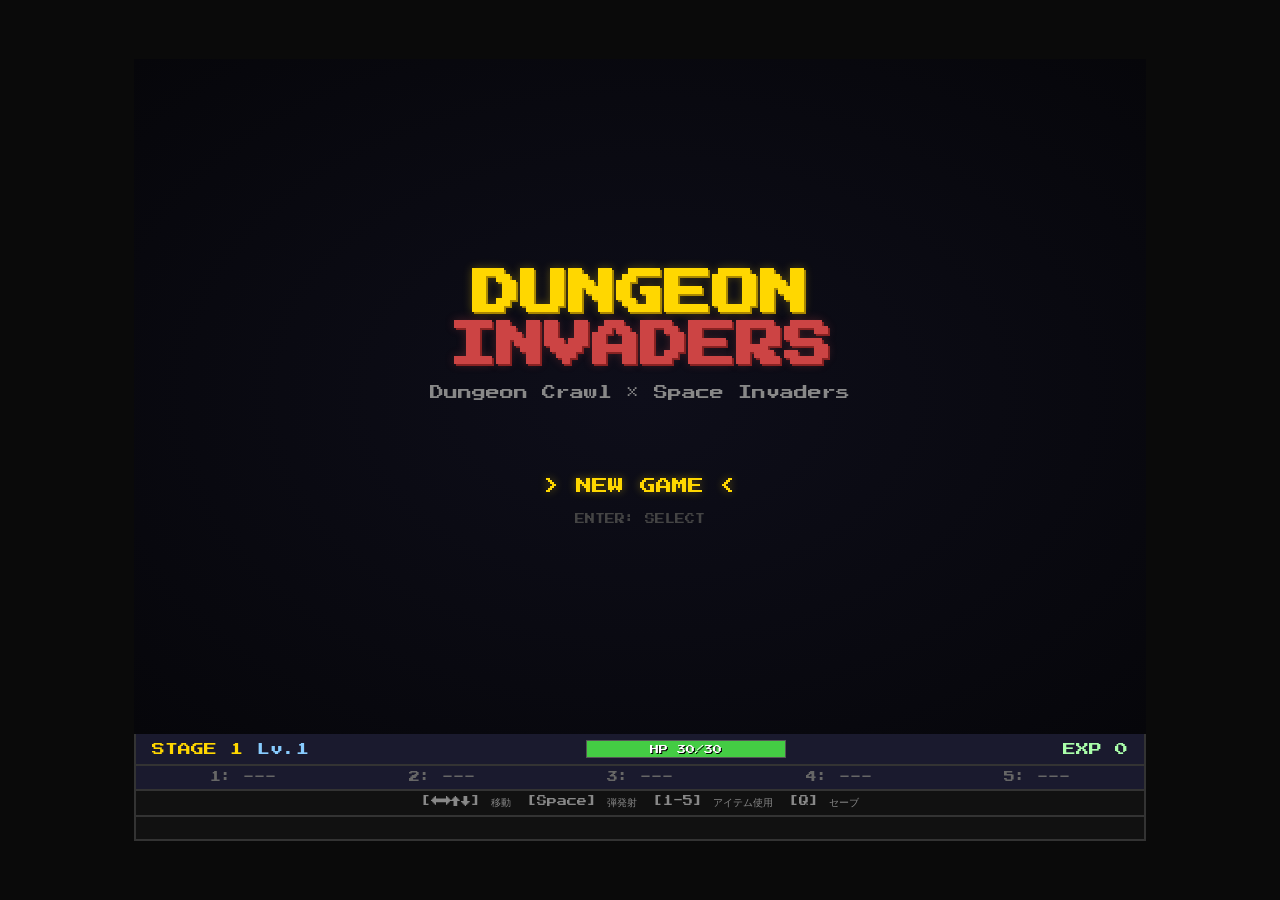
<file: index.html>
<!DOCTYPE html>
<html lang="ja">
<head>
  <meta charset="UTF-8">
  <meta name="viewport" content="width=device-width, initial-scale=1.0, maximum-scale=1.0, user-scalable=no">
  <title>DUNGEON INVADERS</title>
  <link rel="stylesheet" href="css/style.css">
</head>
<body>
  <div id="game-container">
    <canvas id="game-canvas" width="240" height="160"></canvas>

    <!-- Title Screen (DOM overlay) -->
    <div id="title-screen" class="screen-overlay">
      <h1 class="title-dungeon">DUNGEON</h1>
      <h1 class="title-invaders">INVADERS</h1>
      <p class="title-sub">Dungeon Crawl × Space Invaders</p>
      <div id="title-sprites"></div>
      <div id="title-menu">
        <p id="menu-new" class="menu-item selected">&gt; NEW GAME &lt;</p>
        <p id="menu-continue" class="menu-item hidden">CONTINUE</p>
      </div>
      <p class="title-hint">ENTER: SELECT</p>
    </div>

    <!-- Game Over Screen (DOM overlay) -->
    <div id="gameover-screen" class="screen-overlay hidden">
      <h1 class="gameover-title">GAME OVER</h1>
      <p id="gameover-info" class="gameover-info"></p>
      <p class="gameover-retry blink">PRESS ENTER TO RETRY</p>
    </div>

    <!-- Game Clear Screen (DOM overlay) -->
    <div id="clear-screen" class="screen-overlay hidden">
      <h1 class="clear-title">CONGRATULATIONS!</h1>
      <p class="clear-sub">ダンジョンを制覇した！</p>
      <p id="clear-info" class="clear-info"></p>
      <p class="clear-retry blink">PRESS ENTER</p>
    </div>

    <!-- Item Swap Modal -->
    <div id="swap-modal" class="hidden">
      <div id="swap-modal-inner">
        <h2>アイテムがいっぱい！</h2>
        <p id="swap-new-item"></p>
        <p class="swap-hint">入替えるアイテムを選択:</p>
        <ul id="swap-list"></ul>
        <p id="swap-discard" class="swap-option">新アイテムを捨てる</p>
        <p class="swap-controls">[↑↓] 選択　[Enter] 決定</p>
      </div>
    </div>

    <div id="hud">
      <div id="hud-left">
        <span id="hud-floor">STAGE 1</span>
        <span id="hud-lv">Lv.1</span>
      </div>
      <div id="hud-center">
        <div id="hp-bar-container">
          <div id="hp-bar"></div>
          <span id="hp-text">HP 30/30</span>
        </div>
      </div>
      <div id="hud-right">
        <span id="hud-exp">EXP 0</span>
      </div>
    </div>
    <div id="items-bar">
      <span class="item-slot" data-slot="1">1: ---</span>
      <span class="item-slot" data-slot="2">2: ---</span>
      <span class="item-slot" data-slot="3">3: ---</span>
      <span class="item-slot" data-slot="4">4: ---</span>
      <span class="item-slot" data-slot="5">5: ---</span>
    </div>
    <div id="controls-bar">
      <span>[←→↑↓] 移動</span>
      <span>[Space] 弾発射</span>
      <span>[1-5] アイテム使用</span>
      <span>[Q] セーブ</span>
    </div>
    <div id="message-box"></div>
  </div>
  <script type="module" src="js/main.js"></script>
</body>
</html>
</file>
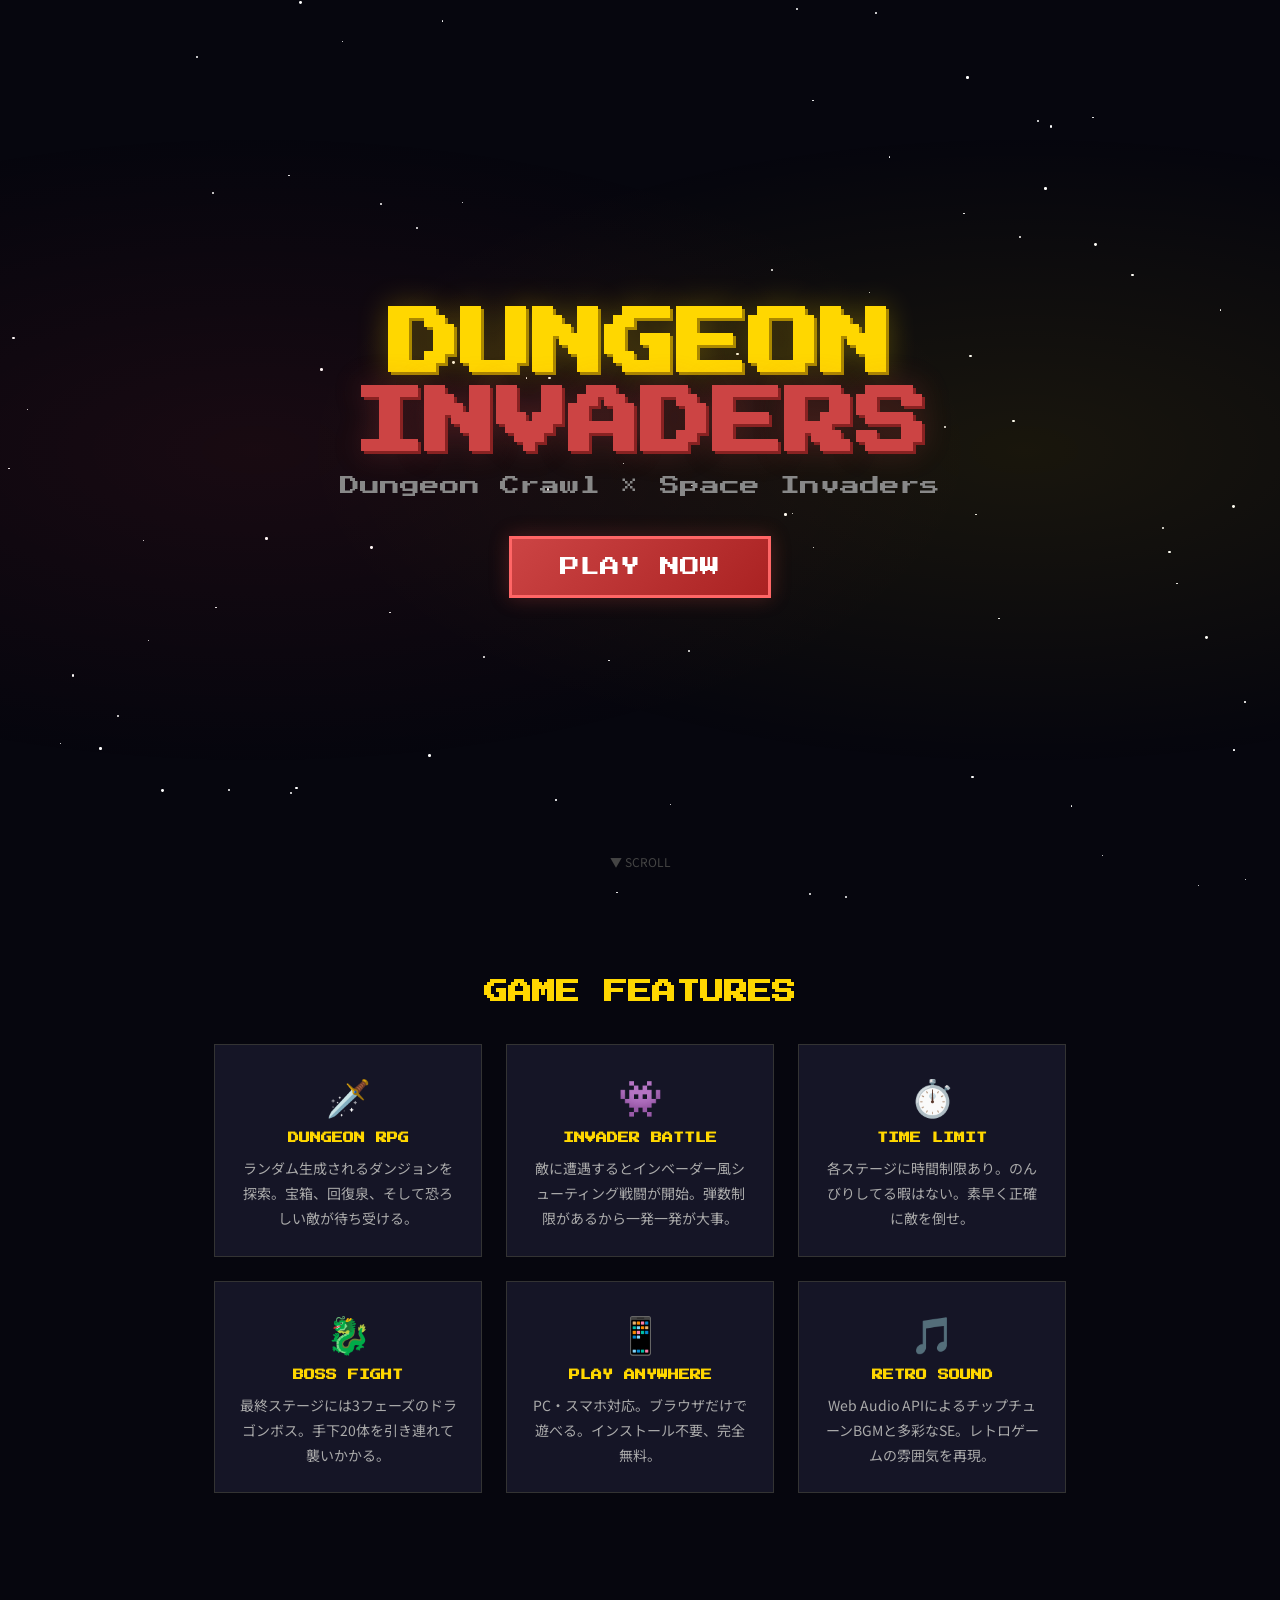
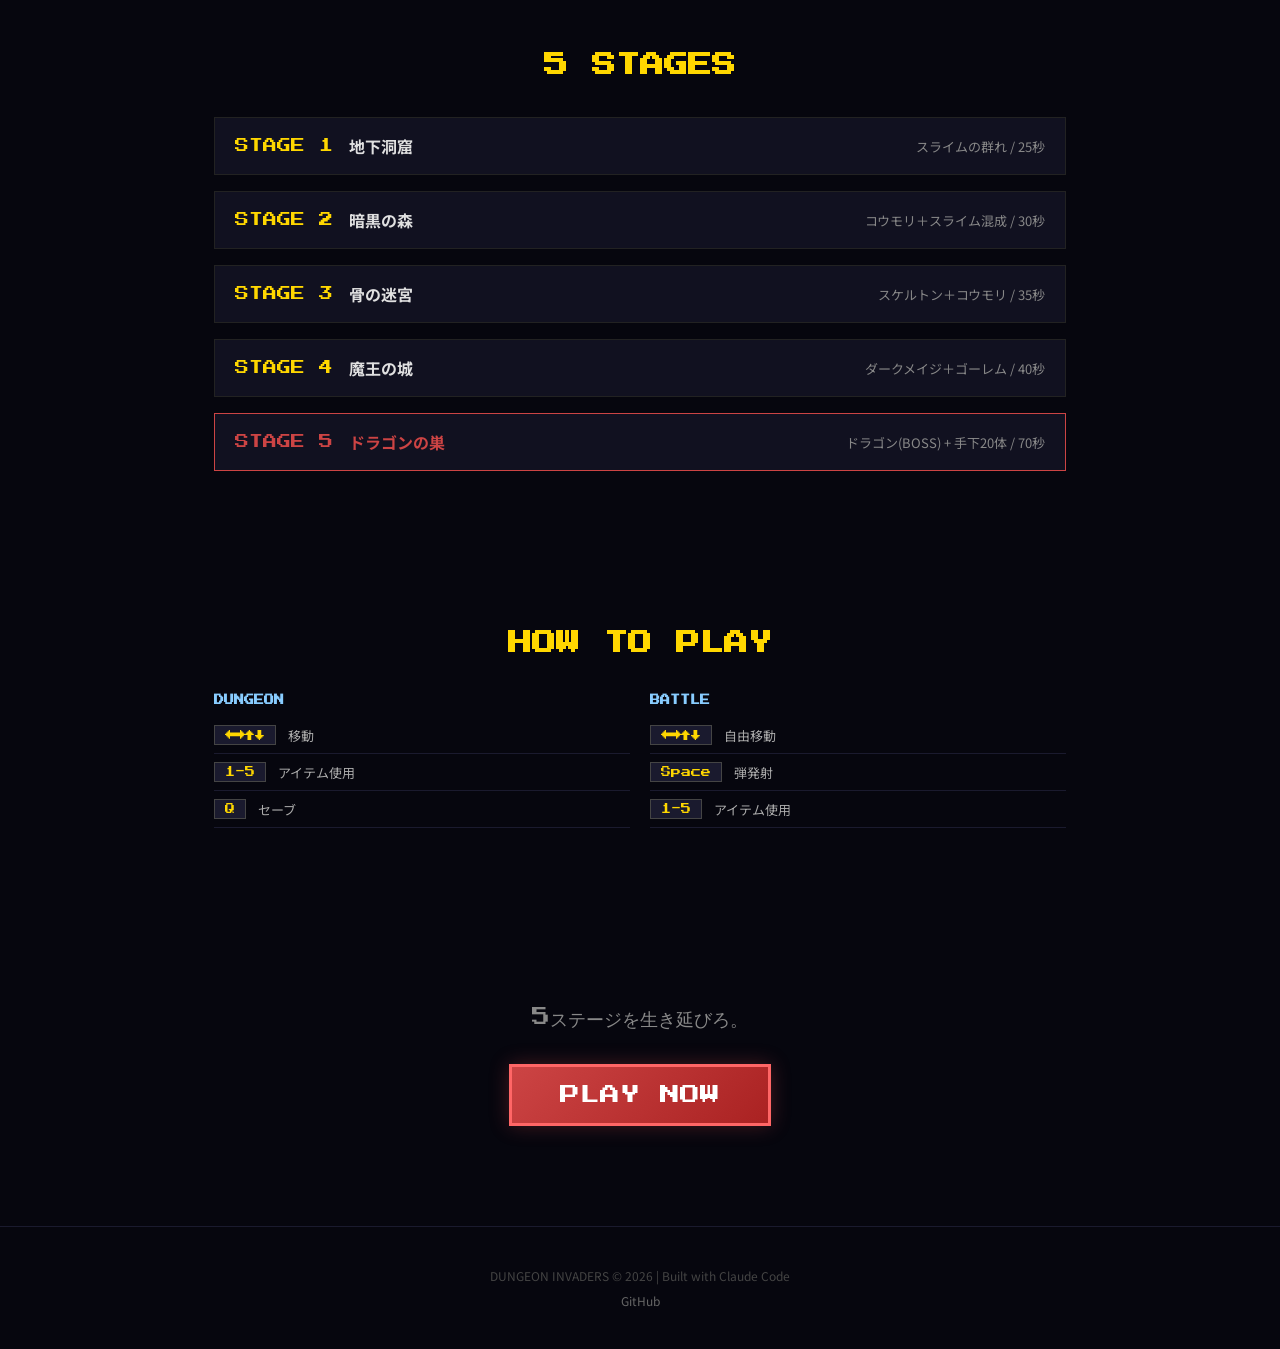
<file: lp.html>
<!DOCTYPE html>
<html lang="ja">
<head>
  <meta charset="UTF-8">
  <meta name="viewport" content="width=device-width, initial-scale=1.0">
  <title>DUNGEON INVADERS - ダンジョン × インベーダー RPG</title>
  <meta name="description" content="ダンジョン探索RPG × インベーダー風シューティング。ブラウザだけで遊べるレトロドット絵ゲーム。">
  <meta property="og:title" content="DUNGEON INVADERS">
  <meta property="og:description" content="ダンジョン探索 × インベーダー戦闘。5ステージを生き延びろ。">
  <meta property="og:type" content="website">
  <meta property="og:url" content="https://kzmmirai.github.io/dungeon-invaders/lp.html">
  <link href="https://fonts.googleapis.com/css2?family=Press+Start+2P&family=Noto+Sans+JP:wght@400;700&display=swap" rel="stylesheet">
  <style>
    * { margin: 0; padding: 0; box-sizing: border-box; }

    body {
      background: #06060e;
      color: #e0e0e0;
      font-family: 'Noto Sans JP', sans-serif;
      overflow-x: hidden;
    }

    /* ===== HERO ===== */
    .hero {
      min-height: 100vh;
      display: flex;
      flex-direction: column;
      align-items: center;
      justify-content: center;
      text-align: center;
      position: relative;
      overflow: hidden;
    }

    .hero::before {
      content: '';
      position: absolute;
      inset: 0;
      background:
        radial-gradient(ellipse at 20% 50%, rgba(255,68,68,0.08) 0%, transparent 50%),
        radial-gradient(ellipse at 80% 50%, rgba(255,215,0,0.08) 0%, transparent 50%);
    }

    .hero-content { position: relative; z-index: 1; }

    .logo-dungeon {
      font-family: 'Press Start 2P', monospace;
      font-size: clamp(32px, 8vw, 72px);
      color: #ffd700;
      text-shadow: 3px 3px 0 #aa8800, 0 0 30px rgba(255,215,0,0.3);
      line-height: 1.2;
    }

    .logo-invaders {
      font-family: 'Press Start 2P', monospace;
      font-size: clamp(32px, 8vw, 72px);
      color: #cc4444;
      text-shadow: 3px 3px 0 #882222, 0 0 30px rgba(204,68,68,0.3);
      margin-bottom: 16px;
    }

    .hero-tagline {
      font-size: clamp(14px, 2.5vw, 20px);
      color: #888;
      margin-bottom: 40px;
      font-family: 'Press Start 2P', monospace;
    }

    .play-btn {
      display: inline-block;
      padding: 18px 48px;
      font-family: 'Press Start 2P', monospace;
      font-size: clamp(14px, 2.5vw, 20px);
      color: #fff;
      background: linear-gradient(135deg, #cc4444 0%, #aa2222 100%);
      border: 3px solid #ff6666;
      text-decoration: none;
      transition: all 0.2s;
      box-shadow: 0 0 20px rgba(204,68,68,0.3);
    }

    .play-btn:hover {
      transform: translateY(-2px);
      box-shadow: 0 0 40px rgba(204,68,68,0.5);
      background: linear-gradient(135deg, #dd5555 0%, #cc3333 100%);
    }

    .hero-scroll {
      position: absolute;
      bottom: 30px;
      color: #444;
      font-size: 12px;
      animation: bounce 2s infinite;
    }

    @keyframes bounce {
      0%, 100% { transform: translateY(0); }
      50% { transform: translateY(8px); }
    }

    /* ===== STARS BG ===== */
    .stars {
      position: fixed;
      inset: 0;
      z-index: 0;
      pointer-events: none;
    }

    .star {
      position: absolute;
      background: #fff;
      border-radius: 50%;
      animation: twinkle 3s infinite alternate;
    }

    @keyframes twinkle {
      0% { opacity: 0.2; }
      100% { opacity: 0.8; }
    }

    /* ===== SECTIONS ===== */
    section {
      max-width: 900px;
      margin: 0 auto;
      padding: 80px 24px;
      position: relative;
      z-index: 1;
    }

    .section-title {
      font-family: 'Press Start 2P', monospace;
      font-size: clamp(16px, 3vw, 24px);
      color: #ffd700;
      text-align: center;
      margin-bottom: 40px;
    }

    /* Features */
    .features {
      display: grid;
      grid-template-columns: repeat(auto-fit, minmax(250px, 1fr));
      gap: 24px;
    }

    .feature-card {
      background: rgba(26,26,46,0.8);
      border: 1px solid #333;
      padding: 24px;
      text-align: center;
      transition: transform 0.2s, border-color 0.2s;
    }

    .feature-card:hover {
      transform: translateY(-4px);
      border-color: #ffd700;
    }

    .feature-icon {
      font-size: 36px;
      margin-bottom: 12px;
    }

    .feature-card h3 {
      font-family: 'Press Start 2P', monospace;
      font-size: 11px;
      color: #ffd700;
      margin-bottom: 12px;
    }

    .feature-card p {
      font-size: 14px;
      color: #aaa;
      line-height: 1.8;
    }

    /* Stages */
    .stages {
      display: flex;
      flex-direction: column;
      gap: 16px;
    }

    .stage-row {
      display: flex;
      align-items: center;
      gap: 16px;
      background: rgba(26,26,46,0.6);
      border: 1px solid #222;
      padding: 16px 20px;
      transition: border-color 0.2s;
    }

    .stage-row:hover { border-color: #555; }

    .stage-num {
      font-family: 'Press Start 2P', monospace;
      font-size: 14px;
      color: #ffd700;
      min-width: 80px;
    }

    .stage-name {
      font-size: 16px;
      font-weight: 700;
      flex: 1;
    }

    .stage-desc {
      font-size: 13px;
      color: #888;
    }

    /* How to play */
    .controls-grid {
      display: grid;
      grid-template-columns: 1fr 1fr;
      gap: 20px;
    }

    .control-group h3 {
      font-family: 'Press Start 2P', monospace;
      font-size: 10px;
      color: #88ccff;
      margin-bottom: 12px;
    }

    .control-item {
      display: flex;
      align-items: center;
      gap: 12px;
      padding: 8px 0;
      border-bottom: 1px solid #1a1a2e;
    }

    .key {
      font-family: 'Press Start 2P', monospace;
      font-size: 10px;
      background: #1a1a2e;
      border: 1px solid #444;
      padding: 4px 10px;
      color: #ffd700;
      white-space: nowrap;
    }

    .control-item span:last-child {
      font-size: 13px;
      color: #aaa;
    }

    /* CTA */
    .cta-section {
      text-align: center;
      padding: 100px 24px;
    }

    .cta-text {
      font-family: 'Press Start 2P', monospace;
      font-size: clamp(12px, 2vw, 18px);
      color: #888;
      margin-bottom: 32px;
    }

    /* Footer */
    footer {
      text-align: center;
      padding: 40px 24px;
      color: #444;
      font-size: 12px;
      border-top: 1px solid #1a1a2e;
      position: relative;
      z-index: 1;
    }

    footer a { color: #666; text-decoration: none; }
    footer a:hover { color: #aaa; }

    /* Mobile */
    @media (max-width: 600px) {
      .controls-grid { grid-template-columns: 1fr; }
      section { padding: 50px 16px; }
      .stage-row { flex-direction: column; align-items: flex-start; gap: 4px; }
    }
  </style>
</head>
<body>

<!-- Stars background -->
<div class="stars" id="stars"></div>

<!-- HERO -->
<div class="hero">
  <div class="hero-content">
    <h1 class="logo-dungeon">DUNGEON</h1>
    <h1 class="logo-invaders">INVADERS</h1>
    <p class="hero-tagline">Dungeon Crawl × Space Invaders</p>
    <a href="index.html" class="play-btn">PLAY NOW</a>
  </div>
  <p class="hero-scroll">▼ SCROLL</p>
</div>

<!-- FEATURES -->
<section>
  <h2 class="section-title">GAME FEATURES</h2>
  <div class="features">
    <div class="feature-card">
      <div class="feature-icon">🗡️</div>
      <h3>DUNGEON RPG</h3>
      <p>ランダム生成されるダンジョンを探索。宝箱、回復泉、そして恐ろしい敵が待ち受ける。</p>
    </div>
    <div class="feature-card">
      <div class="feature-icon">👾</div>
      <h3>INVADER BATTLE</h3>
      <p>敵に遭遇するとインベーダー風シューティング戦闘が開始。弾数制限があるから一発一発が大事。</p>
    </div>
    <div class="feature-card">
      <div class="feature-icon">⏱️</div>
      <h3>TIME LIMIT</h3>
      <p>各ステージに時間制限あり。のんびりしてる暇はない。素早く正確に敵を倒せ。</p>
    </div>
    <div class="feature-card">
      <div class="feature-icon">🐉</div>
      <h3>BOSS FIGHT</h3>
      <p>最終ステージには3フェーズのドラゴンボス。手下20体を引き連れて襲いかかる。</p>
    </div>
    <div class="feature-card">
      <div class="feature-icon">📱</div>
      <h3>PLAY ANYWHERE</h3>
      <p>PC・スマホ対応。ブラウザだけで遊べる。インストール不要、完全無料。</p>
    </div>
    <div class="feature-card">
      <div class="feature-icon">🎵</div>
      <h3>RETRO SOUND</h3>
      <p>Web Audio APIによるチップチューンBGMと多彩なSE。レトロゲームの雰囲気を再現。</p>
    </div>
  </div>
</section>

<!-- STAGES -->
<section>
  <h2 class="section-title">5 STAGES</h2>
  <div class="stages">
    <div class="stage-row">
      <span class="stage-num">STAGE 1</span>
      <span class="stage-name">地下洞窟</span>
      <span class="stage-desc">スライムの群れ / 25秒</span>
    </div>
    <div class="stage-row">
      <span class="stage-num">STAGE 2</span>
      <span class="stage-name">暗黒の森</span>
      <span class="stage-desc">コウモリ＋スライム混成 / 30秒</span>
    </div>
    <div class="stage-row">
      <span class="stage-num">STAGE 3</span>
      <span class="stage-name">骨の迷宮</span>
      <span class="stage-desc">スケルトン＋コウモリ / 35秒</span>
    </div>
    <div class="stage-row">
      <span class="stage-num">STAGE 4</span>
      <span class="stage-name">魔王の城</span>
      <span class="stage-desc">ダークメイジ＋ゴーレム / 40秒</span>
    </div>
    <div class="stage-row" style="border-color: #cc4444;">
      <span class="stage-num" style="color: #cc4444;">STAGE 5</span>
      <span class="stage-name" style="color: #cc4444;">ドラゴンの巣</span>
      <span class="stage-desc">ドラゴン(BOSS) + 手下20体 / 70秒</span>
    </div>
  </div>
</section>

<!-- HOW TO PLAY -->
<section>
  <h2 class="section-title">HOW TO PLAY</h2>
  <div class="controls-grid">
    <div class="control-group">
      <h3>DUNGEON</h3>
      <div class="control-item"><span class="key">←→↑↓</span><span>移動</span></div>
      <div class="control-item"><span class="key">1-5</span><span>アイテム使用</span></div>
      <div class="control-item"><span class="key">Q</span><span>セーブ</span></div>
    </div>
    <div class="control-group">
      <h3>BATTLE</h3>
      <div class="control-item"><span class="key">←→↑↓</span><span>自由移動</span></div>
      <div class="control-item"><span class="key">Space</span><span>弾発射</span></div>
      <div class="control-item"><span class="key">1-5</span><span>アイテム使用</span></div>
    </div>
  </div>
</section>

<!-- CTA -->
<div class="cta-section">
  <p class="cta-text">5ステージを生き延びろ。</p>
  <a href="index.html" class="play-btn">PLAY NOW</a>
</div>

<!-- FOOTER -->
<footer>
  <p>DUNGEON INVADERS &copy; 2026 | Built with Claude Code</p>
  <p style="margin-top: 8px;"><a href="https://github.com/kzmmirai/dungeon-invaders">GitHub</a></p>
</footer>

<script>
// Generate stars
const starsEl = document.getElementById('stars');
for (let i = 0; i < 80; i++) {
  const star = document.createElement('div');
  star.className = 'star';
  const size = Math.random() * 2 + 1;
  star.style.cssText = `
    width: ${size}px; height: ${size}px;
    left: ${Math.random() * 100}%;
    top: ${Math.random() * 100}%;
    animation-delay: ${Math.random() * 3}s;
    animation-duration: ${2 + Math.random() * 3}s;
  `;
  starsEl.appendChild(star);
}
</script>
</body>
</html>
</file>
<file: css/style.css>
@import url('https://fonts.googleapis.com/css2?family=Press+Start+2P&display=swap');

* { margin: 0; padding: 0; box-sizing: border-box; }

body {
  background: #0a0a0a;
  display: flex;
  justify-content: center;
  align-items: center;
  min-height: 100vh;
  font-family: 'Press Start 2P', monospace;
  color: #e0e0e0;
  overflow: hidden;
}

#game-container {
  position: relative;
  display: flex;
  flex-direction: column;
  align-items: center;
  width: 100vw;
}

#game-canvas {
  width: 100vw;
  height: calc(100vw * 160 / 240);
  max-height: 75vh;
  max-width: calc(75vh * 240 / 160);
  image-rendering: pixelated;
  image-rendering: crisp-edges;
  border: 2px solid #444;
  background: #000;
  display: block;
}

/* ===== Screen Overlays (crisp DOM text) ===== */
.screen-overlay {
  position: absolute;
  top: 0; left: 0; right: 0;
  width: 100vw;
  max-width: calc(75vh * 240 / 160);
  height: calc(100vw * 160 / 240);
  max-height: 75vh;
  margin: 0 auto;
  display: flex;
  flex-direction: column;
  align-items: center;
  justify-content: center;
  z-index: 50;
}

.screen-overlay.hidden { display: none; }

/* Title */
#title-screen {
  background: radial-gradient(ellipse at center, #0e0e1a 0%, #06060a 100%);
}

.title-dungeon {
  font-size: clamp(24px, 4vw, 48px);
  color: #ffd700;
  text-shadow: 2px 2px 0 #aa8800, 0 0 10px rgba(255,215,0,0.3);
  margin-bottom: 4px;
}

.title-invaders {
  font-size: clamp(24px, 4vw, 48px);
  color: #cc4444;
  text-shadow: 2px 2px 0 #882222, 0 0 10px rgba(204,68,68,0.3);
  margin-bottom: 16px;
}

.title-sub {
  font-size: clamp(8px, 1.2vw, 14px);
  color: #888;
  margin-bottom: 24px;
}

#title-sprites {
  height: 30px;
  margin-bottom: 24px;
}

#title-menu {
  display: flex;
  flex-direction: column;
  align-items: center;
  gap: 8px;
  margin-bottom: 20px;
}

.menu-item {
  font-size: clamp(10px, 1.5vw, 16px);
  color: #888;
  transition: color 0.1s;
}

.menu-item.selected {
  color: #ffd700;
  text-shadow: 0 0 8px rgba(255,215,0,0.4);
}

.menu-item.hidden { display: none; }

.title-hint {
  font-size: clamp(7px, 1vw, 10px);
  color: #444;
}

/* Game Over */
#gameover-screen { background: radial-gradient(ellipse at center, #1a0008 0%, #0a0004 100%); }

.gameover-title {
  font-size: clamp(24px, 4vw, 48px);
  color: #cc4444;
  text-shadow: 2px 2px 0 #661111, 0 0 15px rgba(204,68,68,0.5);
  margin-bottom: 24px;
}

.gameover-info {
  font-size: clamp(10px, 1.3vw, 14px);
  color: #aaa;
  margin-bottom: 32px;
}

.gameover-retry, .clear-retry {
  font-size: clamp(8px, 1.1vw, 12px);
  color: #eee;
}

/* Game Clear */
#clear-screen { background: radial-gradient(ellipse at center, #0a1200 0%, #040800 100%); }

.clear-title {
  font-size: clamp(18px, 3vw, 36px);
  color: #ffd700;
  text-shadow: 2px 2px 0 #aa8800, 0 0 15px rgba(255,215,0,0.5);
  margin-bottom: 16px;
}

.clear-sub {
  font-size: clamp(10px, 1.5vw, 16px);
  color: #fff;
  margin-bottom: 12px;
}

.clear-info {
  font-size: clamp(9px, 1.2vw, 13px);
  color: #aaa;
  margin-bottom: 28px;
}

@keyframes blinker { 50% { opacity: 0; } }
.blink { animation: blinker 1.2s step-start infinite; }

/* ===== HUD ===== */
#hud {
  width: 100vw;
  max-width: calc(75vh * 240 / 160);
  display: flex;
  justify-content: space-between;
  align-items: center;
  padding: 6px 16px;
  background: #1a1a2e;
  border: 2px solid #333;
  border-top: none;
  font-size: 13px;
  font-family: 'Press Start 2P', monospace;
}

#hud-left, #hud-right { display: flex; gap: 14px; }
#hud-floor { color: #ffd700; }
#hud-lv { color: #88ccff; }
#hud-exp { color: #aaffaa; }

#hp-bar-container {
  position: relative;
  width: 200px;
  height: 18px;
  background: #333;
  border: 1px solid #555;
}
#hp-bar { width: 100%; height: 100%; background: #44cc44; transition: width 0.3s; }
#hp-text {
  position: absolute;
  top: 0; left: 0; width: 100%; height: 100%;
  display: flex; align-items: center; justify-content: center;
  font-size: 9px; color: #fff;
  text-shadow: 1px 1px 0 #000;
  font-family: 'Press Start 2P', monospace;
}

#items-bar {
  width: 100vw;
  max-width: calc(75vh * 240 / 160);
  display: flex;
  justify-content: space-around;
  padding: 4px 8px;
  background: #1a1a2e;
  border: 2px solid #333;
  border-top: none;
  font-size: 11px;
  font-family: 'Press Start 2P', monospace;
}
.item-slot { color: #666; padding: 2px 4px; }
.item-slot.has-item { color: #ffcc00; }

#controls-bar {
  width: 100vw;
  max-width: calc(75vh * 240 / 160);
  display: flex;
  justify-content: center;
  gap: 16px;
  padding: 5px 8px;
  background: #111;
  border: 2px solid #333;
  border-top: none;
  font-size: 10px;
  color: #888;
  font-family: 'Press Start 2P', monospace;
}

#message-box {
  width: 100vw;
  max-width: calc(75vh * 240 / 160);
  min-height: 24px;
  padding: 5px 12px;
  background: #111;
  border: 2px solid #333;
  border-top: none;
  font-size: 12px;
  color: #ccc;
  text-align: center;
  font-family: 'Press Start 2P', monospace;
}

/* ===== Swap Modal ===== */
#swap-modal {
  position: absolute;
  top: 0; left: 0; right: 0; bottom: 0;
  display: flex;
  align-items: center;
  justify-content: center;
  background: rgba(0,0,0,0.85);
  z-index: 100;
}
#swap-modal.hidden { display: none; }

#swap-modal-inner {
  background: #1a1a2e;
  border: 2px solid #ffd700;
  padding: 20px 28px;
  min-width: 320px;
  text-align: center;
  font-family: 'Press Start 2P', monospace;
}
#swap-modal-inner h2 { color: #ffd700; font-size: 14px; margin-bottom: 10px; }
#swap-new-item { color: #fff; font-size: 11px; margin-bottom: 6px; }
.swap-hint { color: #aaa; font-size: 9px; margin-bottom: 10px; }
#swap-list { list-style: none; text-align: left; margin-bottom: 6px; }
#swap-list li { color: #aaa; font-size: 10px; padding: 3px 6px; margin: 2px 0; }
#swap-list li.selected { color: #ffd700; background: rgba(255,215,0,0.1); }
#swap-discard { color: #666; font-size: 10px; padding: 3px 6px; text-align: left; margin-bottom: 10px; }
#swap-discard.selected { color: #cc4444; background: rgba(204,68,68,0.1); }
.swap-controls { color: #555; font-size: 8px; }

/* ===== TOUCH CONTROLS (mobile) ===== */
#touch-overlay {
  display: none;
  position: fixed;
  bottom: 0; left: 0; right: 0;
  height: 140px;
  z-index: 200;
  pointer-events: none;
}

.touch-device #touch-overlay { display: block; }
.touch-device #controls-bar { display: none; }

#touch-buttons {
  position: fixed;
  bottom: 10px;
  right: 10px;
  display: flex;
  flex-direction: column;
  align-items: flex-end;
  gap: 6px;
  pointer-events: auto;
  touch-action: none;
}

#touch-dpad {
  position: fixed;
  width: 120px;
  height: 120px;
  pointer-events: none;
  touch-action: none;
  opacity: 0.5;
  transition: opacity 0.2s;
}

.dpad-bg {
  position: absolute;
  top: 50%; left: 50%;
  transform: translate(-50%, -50%);
  width: 100px; height: 100px;
  border-radius: 50%;
  background: rgba(255,255,255,0.08);
  border: 2px solid rgba(255,255,255,0.15);
}

#dpad-knob {
  position: absolute;
  top: 50%; left: 50%;
  transform: translate(-50%, -50%);
  width: 40px; height: 40px;
  border-radius: 50%;
  background: rgba(255,255,255,0.25);
  border: 2px solid rgba(255,255,255,0.4);
  transition: none;
}

/* #touch-buttons is positioned fixed in mobile section above */

.touch-btn {
  background: rgba(255,255,255,0.1);
  border: 2px solid rgba(255,255,255,0.25);
  color: #fff;
  font-family: 'Press Start 2P', monospace;
  border-radius: 8px;
  touch-action: none;
  -webkit-user-select: none;
  user-select: none;
}

.shoot-btn {
  width: 80px; height: 50px;
  font-size: 12px;
  background: rgba(255,68,68,0.2);
  border-color: rgba(255,68,68,0.4);
}

.shoot-btn:active { background: rgba(255,68,68,0.5); }

.item-buttons {
  display: flex;
  gap: 6px;
}

.item-btn {
  width: 36px; height: 36px;
  font-size: 10px;
  display: flex; align-items: center; justify-content: center;
}

.item-btn:active { background: rgba(255,215,0,0.3); }

/* ===== MOBILE RESPONSIVE ===== */
@media (max-width: 768px) {
  #hud { padding: 3px 8px; font-size: 9px; }
  #hud-left, #hud-right { gap: 6px; }
  #hp-bar-container { width: 120px; height: 14px; }
  #hp-text { font-size: 7px; }
  #items-bar { font-size: 7px; padding: 2px 4px; }
  .item-slot { padding: 1px 2px; }
  #message-box { font-size: 8px; min-height: 18px; padding: 2px 6px; }
  .title-dungeon, .title-invaders { font-size: clamp(18px, 6vw, 36px); }
  .menu-item { font-size: clamp(10px, 3vw, 14px); }
  #swap-modal-inner { min-width: 260px; padding: 14px 18px; }
  #swap-modal-inner h2 { font-size: 11px; }
  #swap-list li { font-size: 8px; }
}

/* Landscape mobile: maximize canvas, hide HUD bars below */
@media (max-height: 500px) and (orientation: landscape) {
  #game-canvas {
    max-height: 100vh;
    max-width: calc(100vh * 240 / 160);
    height: 100vh;
    width: calc(100vh * 240 / 160);
  }
  .screen-overlay {
    max-height: 100vh;
    max-width: calc(100vh * 240 / 160);
    height: 100vh;
  }
  #hud { padding: 2px 6px; font-size: 8px; max-width: calc(100vh * 240 / 160); }
  #hp-bar-container { width: 80px; height: 12px; }
  #items-bar { font-size: 6px; max-width: calc(100vh * 240 / 160); }
  #controls-bar { display: none; }
  #message-box { font-size: 7px; max-width: calc(100vh * 240 / 160); }
  .touch-device #touch-overlay { height: 100px; }
  .shoot-btn { width: 60px; height: 40px; font-size: 10px; }
  .item-btn { width: 28px; height: 28px; font-size: 8px; }
}

/* Prevent pull-to-refresh on mobile */
html, body {
  overscroll-behavior: none;
  touch-action: none;
}
</file>
